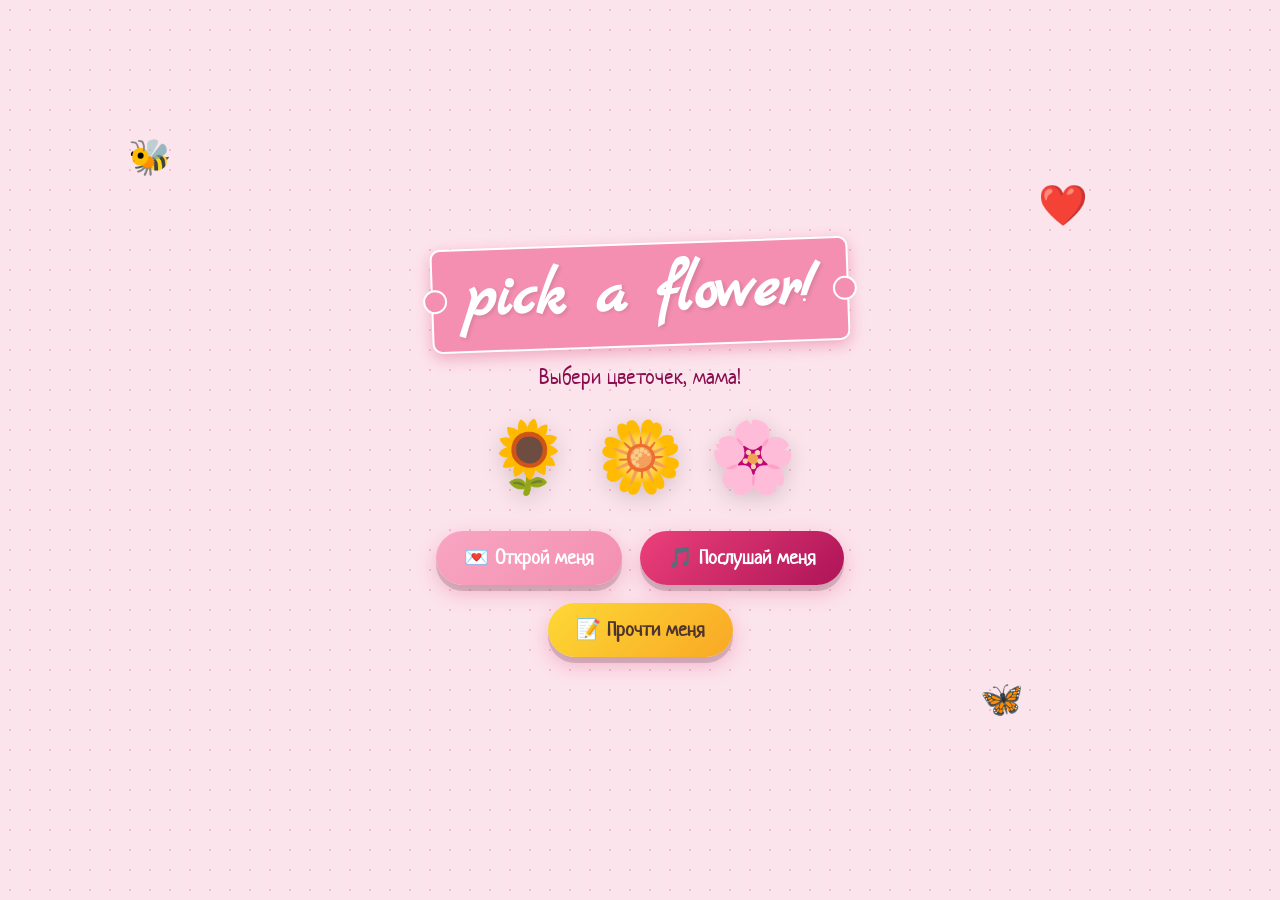
<file: index.html>
<!DOCTYPE html>
<html lang="ru">
<head>
    <meta charset="UTF-8">
    <meta name="viewport" content="width=device-width, initial-scale=1.0">
    <title>Для мамы ❤️</title>
    <link rel="stylesheet" href="style.css">
        <link href="https://fonts.googleapis.com/css2?family=Marck+Script&family=Neucha&family=Montserrat:wght@400;600&display=swap" rel="stylesheet">
</head>
<body>
    <!-- Декор по бокам (листья) -->
    <div class="vines left"></div>
    <div class="vines right"></div>
    
    <!-- Летающие элементы -->
    <span class="bee">🐝</span>
    <span class="heart">❤️</span>
    <span class="butterfly">🦋</span>

    <div class="container">
        <!-- Лента с заголовком -->
        <div class="ribbon">
            <h1 class="title">pick a flower!</h1>
        </div>
        <p class="subtitle">Выбери цветочек, мама!</p>
        
                <div class="flowers-container">
            <!-- Подсолнух -->
            <div class="flower" onclick="showMessage('sunflower')">
                <span>🌻</span>
            </div>
            <!-- Ромашка -->
            <div class="flower" onclick="showMessage('daisy')">
                <span>🌼</span>
            </div>
            <!-- Фиалка (или любой другой цветок) -->
            <div class="flower" onclick="showMessage('violet')">
                <span>🌸</span>
            </div>
        </div>
        
                      <div class="nav-buttons">
            <!-- Теперь это ссылка на новую страницу, а не всплывающее окно -->
            <a href="congrats.html" class="btn-main">💌 Открой меня</a>
            <a href="music.html" class="btn-music">🎵 Послушай меня</a>
            <a href="quotes.html" class="btn-music" style="background-color: #fbc02d; color: #4e342e;">📝 Прочти меня</a>
        </div>

    <!-- Всплывающее окно -->
    <div id="modal" class="modal hidden">
        <div class="modal-content">
            <span class="close-btn" onclick="closeModal()">&times;</span>
            <h2 id="modal-title">Заголовок</h2>
            <p id="modal-text">Текст поздравления...</p>
            <button class="btn-back" onclick="closeModal()">Закрыть</button>
        </div>
    </div>

    <script src="script.js"></script>
</body>
</html>
</file>
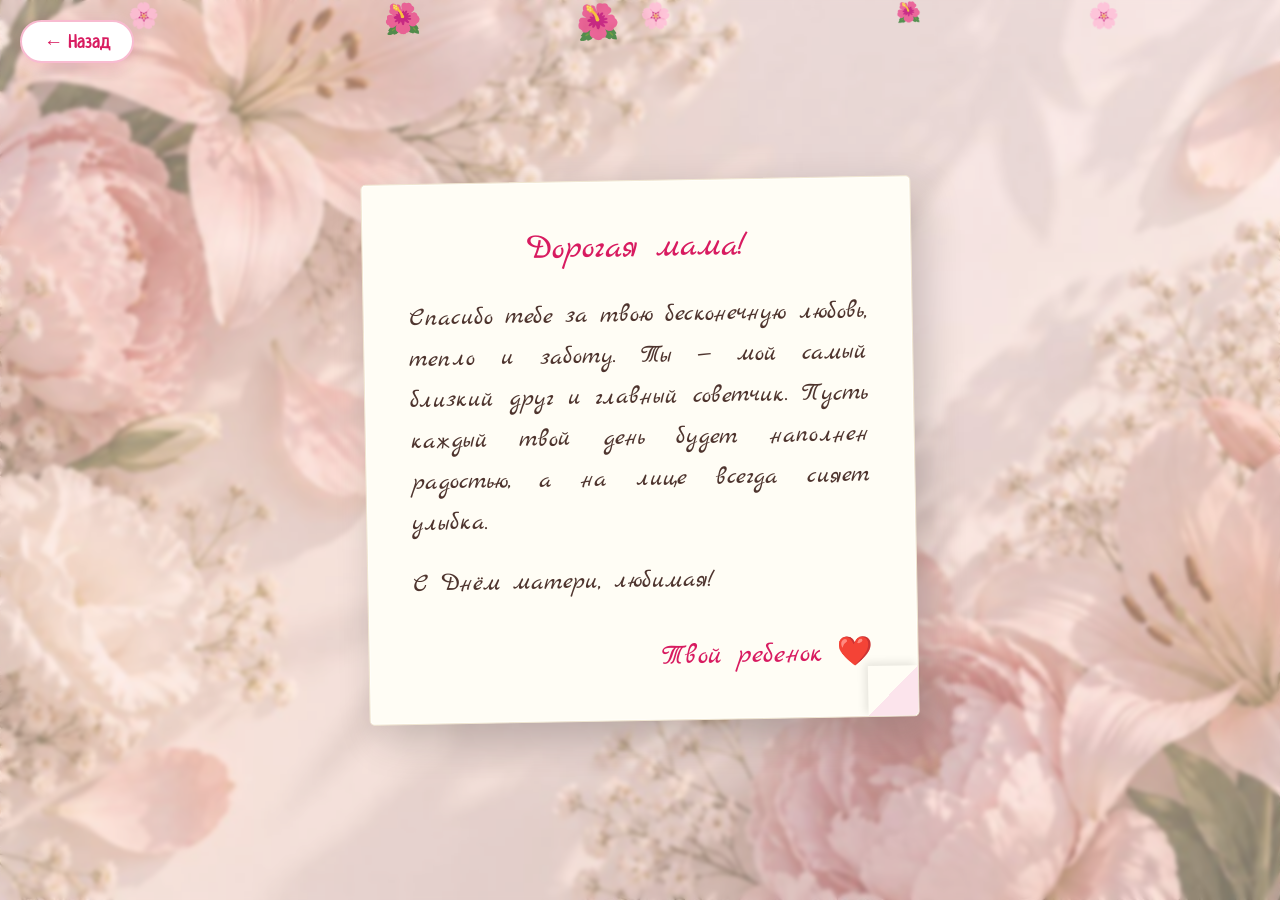
<file: congrats.html>
<!DOCTYPE html>
<html lang="ru">
<head>
    <meta charset="UTF-8">
    <meta name="viewport" content="width=device-width, initial-scale=1.0">
    <title>Поздравление ❤️</title>
    <link rel="stylesheet" href="style.css">
    <link href="https://fonts.googleapis.com/css2?family=Marck+Script&family=Neucha&family=Montserrat:wght@400;600&display=swap" rel="stylesheet">
</head>
<body class="congrats-page">
    
    <!-- Падающие лепестки -->
    <div class="petals">
        <span class="petal p1">🌸</span>
        <span class="petal p2">🌺</span>
        <span class="petal p3">🌸</span>
        <span class="petal p4">🌺</span>
        <span class="petal p5">🌸</span>
        <span class="petal p6">🌺</span>
    </div>

    <a href="index.html" class="back-link">← Назад</a>

    <!-- Письмо -->
    <div class="letter-container">
        <div class="letter-paper">
            <p class="greeting">Дорогая мама!</p>
            <p class="main-text">
                Спасибо тебе за твою бесконечную любовь, тепло и заботу. 
                Ты — мой самый близкий друг и главный советчик. 
                Пусть каждый твой день будет наполнен радостью, а на лице всегда сияет улыбка.
            </p>
            <p class="main-text">
                С Днём матери, любимая!
            </p>
            <p class="signature">Твой ребенок ❤️</p>
        </div>
    </div>
</body>
</html>
</file>
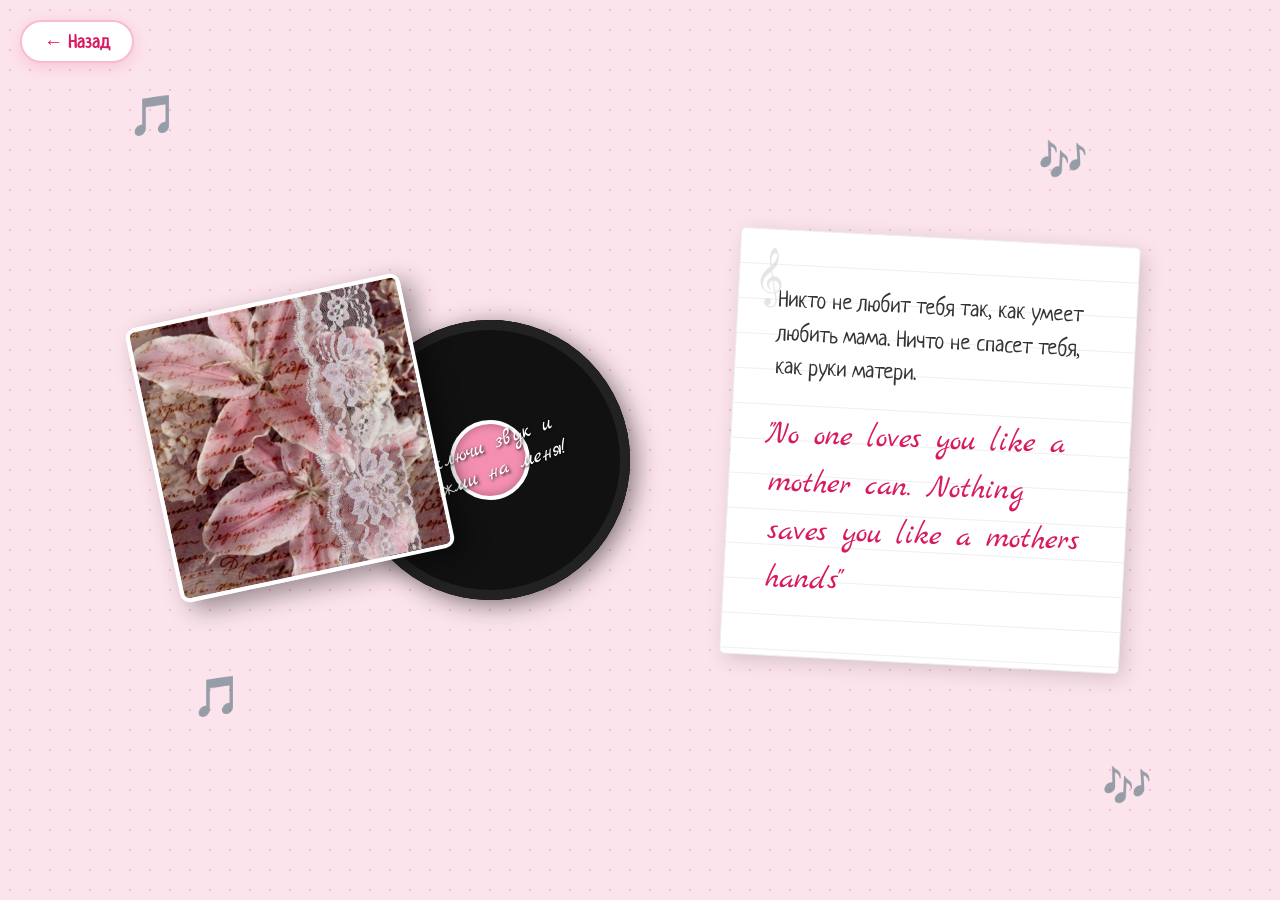
<file: music.html>
<!DOCTYPE html>
<html lang="ru">
<head>
    <meta charset="UTF-8">
    <meta name="viewport" content="width=device-width, initial-scale=1.0">
    <title>Послушай 🎵</title>
    <link rel="stylesheet" href="style.css">
    <link href="https://fonts.googleapis.com/css2?family=Marck+Script&family=Neucha&family=Montserrat:wght@400;600&display=swap" rel="stylesheet">
</head>
<body class="music-page">
    
    <!-- Летающие ноты на фоне -->
    <div class="floating-notes">
        <span class="note n1">🎵</span>
        <span class="note n2">🎶</span>
        <span class="note n3">🎵</span>
        <span class="note n4">🎶</span>
    </div>
        <a href="index.html" class="back-link">← Назад</a>

    <div class="music-layout">
        <!-- Левая часть: Обложка альбома -->
        <div class="album-cover">
            <!-- ЗАМЕНИТЕ ЭТУ ССЫЛКУ НА ФОТО ВАШЕГО АЛЬБОМА ИЛИ ЛЮБУЮ КАРТИНКУ -->
           <img src="pkk.jpg" alt="Обложка альбома">
        </div>

        <!-- Центр: Пластинка -->
        <div class="vinyl-container">
            <div class="vinyl" id="vinyl" onclick="toggleMusic()">
                <div class="vinyl-center"></div>
                <div class="vinyl-text">Включи звук и нажми на меня!</div>
            </div>
        </div>

        <!-- Правая часть: Письмо на нотной бумаге -->
        <div class="letter">
            <p>Никто не любит тебя так, как умеет любить мама. Ничто не спасет тебя, как руки матери.</p>
            <p class="handwritten">"No one loves you like a mother can. Nothing saves you like a mothers hands"</p>
        </div>
    </div>

    <!-- Аудио плеер -->
        <!-- Аудио: начинает играть с 1:00 -->
    <audio id="bg-music" loop>
        <source src="mother.mp3#t=72" type="audio/mpeg">
        Ваш браузер не поддерживает аудио.
    </audio>

    <script src="script.js"></script>
</body>
</html>
</file>
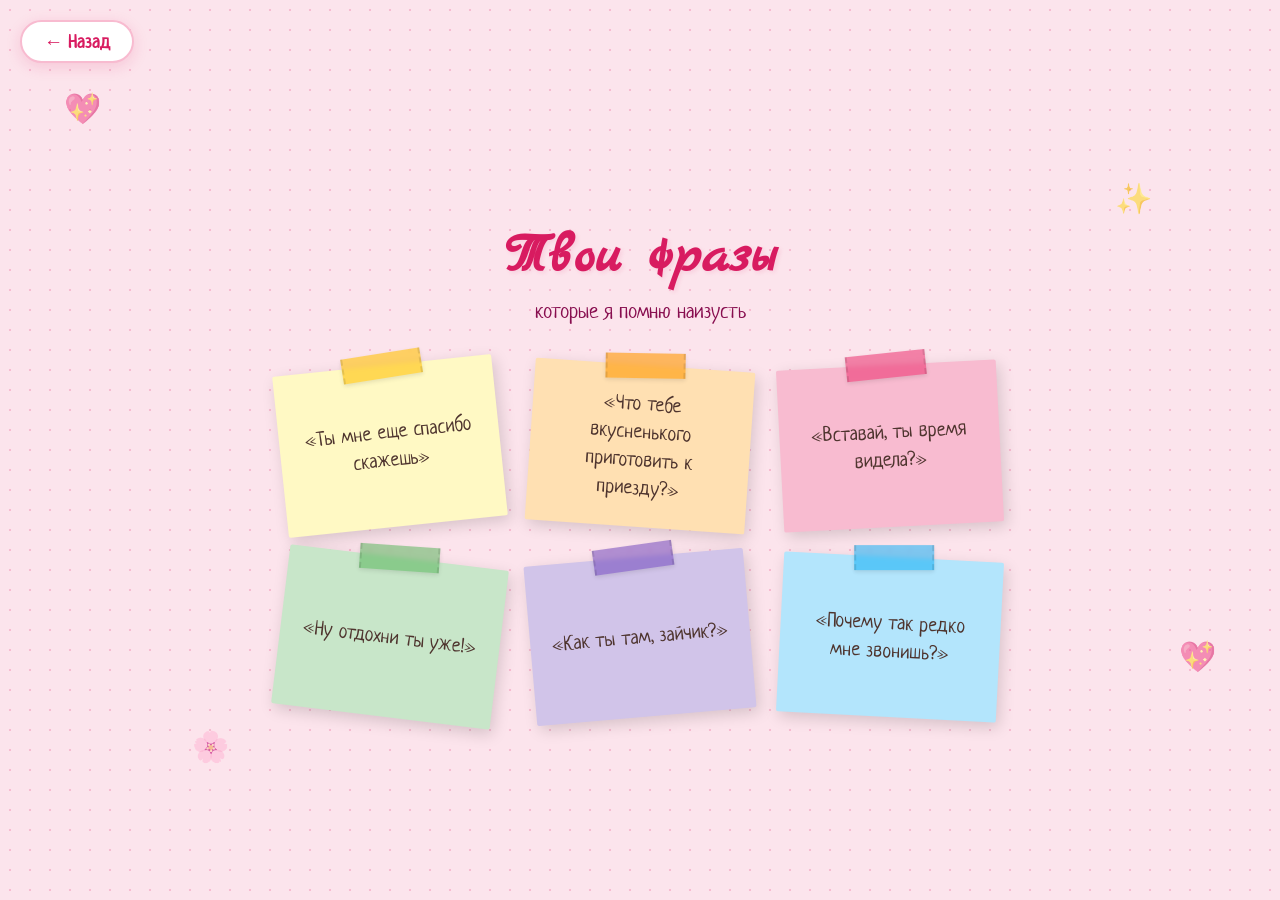
<file: quotes.html>
<!DOCTYPE html>
<html lang="ru">
<head>
    <meta charset="UTF-8">
    <meta name="viewport" content="width=device-width, initial-scale=1.0">
    <title>Мамины цитаты 📝</title>
    <link rel="stylesheet" href="style.css">
    <link href="https://fonts.googleapis.com/css2?family=Marck+Script&family=Neucha&family=Montserrat:wght@400;600&display=swap" rel="stylesheet">
</head>
<body class="quotes-page">
    
    <!-- Летающие элементы на фоне -->
    <div class="floating-elements">
        <span class="float-item f1">💖</span>
        <span class="float-item f2">✨</span>
        <span class="float-item f3">🌸</span>
        <span class="float-item f4">💖</span>
        <span class="float-item f5">✨</span>
    </div>

    <a href="index.html" class="back-link">← Назад</a>

    <!-- Заголовок страницы -->
    <h1 class="quotes-title">Твои фразы</h1>
    <p class="quotes-subtitle">которые я помню наизусть</p>

    <div class="quotes-container">
        <!-- Стикер 1 -->
        <div class="sticky-note q1">
            <div class="tape"></div>
            <p>«Ты мне еще спасибо скажешь»</p>
        </div>
        
        <!-- Стикер 2 -->
        <div class="sticky-note q2">
            <div class="tape"></div>
            <p>«Что тебе вкусненького приготовить к приезду?»</p>
        </div>
        
        <!-- Стикер 3 -->
        <div class="sticky-note q3">
            <div class="tape"></div>
            <p>«Вставай, ты время видела?»</p>
        </div>
        
        <!-- Стикер 4 -->
        <div class="sticky-note q4">
            <div class="tape"></div>
            <p>«Ну отдохни ты уже!»</p>
        </div>

        <!-- Стикер 5 (добавим еще один для полноты) -->
        <div class="sticky-note q5">
            <div class="tape"></div>
            <p>«Как ты там, зайчик?»</p>
        </div>
        
        <!-- Стикер 6 -->
        <div class="sticky-note q6">
            <div class="tape"></div>
            <p>«Почему так редко мне звонишь?»</p>
        </div>
    </div>
</body>
</html>
</file>
<file: style.css>
* {
    margin: 0;
    padding: 0;
    box-sizing: border-box;
}

body {
    background-color: #fce4ec;
    background-image: radial-gradient(#f8bbd0 1px, transparent 1px);
    background-size: 20px 20px;
    font-family: 'Montserrat', sans-serif;
    min-height: 100vh;
    display: flex;
    justify-content: center;
    align-items: center;
    overflow: hidden;
    position: relative;
}

/* Листья по бокам */
.vines {
    position: absolute;
    top: 0;
    width: 60px;
    height: 100%;
    background-image: url('https://img.icons8.com/color/96/leaf.png');
    background-repeat: repeat-y;
    background-size: 50px;
    z-index: 0;
    opacity: 0.6;
}
.vines.left { left: 0; transform: scaleX(-1); }
.vines.right { right: 0; }

/* Летающие элементы */
.bee, .heart, .butterfly {
    position: absolute;
    font-size: 35px;
    z-index: 1;
    animation: float 4s ease-in-out infinite;
}
.bee { top: 15%; left: 10%; animation-delay: 0s; }
.heart { top: 20%; right: 15%; font-size: 40px; animation-delay: 1s; }
.butterfly { bottom: 20%; right: 20%; animation-delay: 2s; }

@keyframes float {
    0%, 100% { transform: translateY(0) rotate(0deg); }
    50% { transform: translateY(-15px) rotate(10deg); }
}

.container {
    text-align: center;
    z-index: 2;
    padding: 20px;
    width: 100%;
    max-width: 500px;
    position: relative;
}

/* Лента */
.ribbon {
    background: #f48fb1;
    padding: 15px 30px;
    border-radius: 10px;
    display: inline-block;
    box-shadow: 0 5px 15px rgba(216, 27, 96, 0.3);
    border: 2px solid #fff;
    transform: rotate(-2deg);
    margin-bottom: 15px;
    position: relative;
}

.ribbon::before, .ribbon::after {
    content: '';
    position: absolute;
    top: 50%;
    width: 20px;
    height: 20px;
    background: #f48fb1;
    border: 2px solid #fff;
    border-radius: 50%;
    transform: translateY(-50%);
}
.ribbon::before { left: -10px; }
.ribbon::after { right: -10px; }

.title {
    font-family: 'Marck Script', cursive; /* Новый каллиграфический шрифт */
    font-size: 4rem; /* Сделаем чуть больше, чтобы завитки были видны */
    color: #fff;
    text-shadow: 2px 2px 4px rgba(0,0,0,0.1);
    line-height: 1.1;
}

.subtitle {
    font-family: 'Neucha', cursive; /* Уютный рукописный шрифт */
    font-size: 1.4rem; /* Немного увеличим, так как рукописные шрифты кажутся меньше */
    color: #880e4f;
    margin-bottom: 30px;
    font-weight: 400;
}

/* Цветы */
.flowers-container {
    display: flex;
    justify-content: center;
    gap: 25px; /* Расстояние между цветами */
    margin-bottom: 40px;
    flex-wrap: wrap;
}

.flower {
    cursor: pointer;
    transition: transform 0.3s ease, filter 0.3s ease;
    animation: sway 3s ease-in-out infinite;
    display: flex;
    justify-content: center;
    align-items: center;
}

.flower span {
    font-size: 70px; /* Размер эмодзи */
    line-height: 1;
    display: block;
    filter: drop-shadow(0 5px 10px rgba(0,0,0,0.15)); /* Легкая тень для объема */
}

.flower:nth-child(2) { animation-delay: 0.5s; }
.flower:nth-child(3) { animation-delay: 1s; }

@keyframes sway {
    0%, 100% { transform: rotate(-5deg); }
    50% { transform: rotate(5deg); }
}

.flower:hover {
    transform: scale(1.2) rotate(0deg);
    filter: drop-shadow(0 0 15px rgba(216, 27, 96, 0.5));
}

.flower img {
    width: 70px;
    height: 70px;
    object-fit: contain;
    display: block;
}

/* --- Кнопки навигации --- */
.nav-buttons {
    display: flex;
    justify-content: center;
    align-items: center;
    gap: 18px;
    flex-wrap: wrap;
    margin-top: 10px;
}

/* Общие стили для всех кнопок */
.btn-main, .btn-music {
    position: relative;
    display: inline-flex;
    align-items: center;
    justify-content: center;
    gap: 8px;
    padding: 14px 28px;
    border-radius: 30px;
    font-family: 'Neucha', cursive;
    font-size: 1.25rem;
    font-weight: 600;
    text-decoration: none;
    color: #fff;
    cursor: pointer;
    border: none;
    box-shadow: 
        0 6px 0 rgba(0,0,0,0.15),
        0 8px 20px rgba(216, 27, 96, 0.25);
    transition: all 0.2s ease;
    overflow: hidden;
    outline: none; /* Убираем стандартную обводку фокуса */
}

/* Убираем синюю подсветку при фокусе/клике */
.btn-main:focus,
.btn-music:focus,
.btn-main:active,
.btn-music:active {
    outline: none;
    box-shadow: 
        0 6px 0 rgba(0,0,0,0.15),
        0 8px 20px rgba(216, 27, 96, 0.25);
}

/* Блик, пробегающий по кнопке */
.btn-main::before, .btn-music::before {
    content: '';
    position: absolute;
    top: 0;
    left: -100%;
    width: 100%;
    height: 100%;
    background: linear-gradient(
        90deg, 
        transparent, 
        rgba(255,255,255,0.5), 
        transparent
    );
    transition: left 0.5s ease;
}

.btn-main:hover::before, .btn-music:hover::before {
    left: 100%;
}

/* Эффект нажатия: кнопка прижимается */
.btn-main:hover, .btn-music:hover {
    transform: translateY(-2px);
    box-shadow: 
        0 8px 0 rgba(0,0,0,0.15),
        0 12px 25px rgba(216, 27, 96, 0.35);
}

.btn-main:active, .btn-music:active {
    transform: translateY(4px);
    box-shadow: 
        0 2px 0 rgba(0,0,0,0.15),
        0 4px 10px rgba(216, 27, 96, 0.3);
}

/* Кнопка "Поздравление" — розовый градиент */
.btn-main {
    background: linear-gradient(135deg, #f8a5c2, #f48fb1);
}

.btn-main:hover {
    background: linear-gradient(135deg, #f48fb1, #ec407a);
}

/* Кнопка "Наша песня" — насыщенный малиновый градиент */
.btn-music {
    background: linear-gradient(135deg, #ec407a, #ad1457);
}

.btn-music:hover {
    background: linear-gradient(135deg, #d81b60, #880e4f);
}

/* Кнопка "Цитаты" — золотистый градиент */
.btn-music[style*="fbc02d"] {
    background: linear-gradient(135deg, #fdd835, #f9a825) !important;
    color: #4e342e !important;
}

.btn-music[style*="fbc02d"]:hover {
    background: linear-gradient(135deg, #fbc02d, #f57f17) !important;
}
/* Модальное окно */
.modal {
    position: fixed;
    top: 0;
    left: 0;
    width: 100%;
    height: 100%;
    background-color: rgba(0, 0, 0, 0.4);
    display: flex;
    justify-content: center;
    align-items: center;
    z-index: 100;
    opacity: 1;
    transition: opacity 0.3s ease;
}

.modal.hidden {
    opacity: 0;
    pointer-events: none;
}

.modal-content {
    background: #fff9c4;
    padding: 30px;
    border-radius: 15px;
    max-width: 350px;
    width: 90%;
    text-align: center;
    position: relative;
    box-shadow: 5px 5px 20px rgba(0,0,0,0.2);
    transform: rotate(-2deg);
    border: 2px dashed #fbc02d;
}

.modal-content h2 {
    font-family: 'Marck Script', cursive;
    font-size: 2.8rem;
    color: #d81b60;
    margin-bottom: 15px;
    line-height: 1.1;
}

.modal-content p {
    font-family: 'Neucha', cursive; /* Текст поздравления будет как рукописный */
    font-size: 1.3rem;
    color: #4e342e;
    line-height: 1.4;
    margin-bottom: 20px;
}

.close-btn {
    position: absolute;
    top: 10px;
    right: 15px;
    font-size: 25px;
    cursor: pointer;
    color: #d81b60;
}

.btn-back {
    background-color: #d81b60;
    color: white;
    border: none;
    padding: 8px 20px;
    border-radius: 20px;
    cursor: pointer;
    font-size: 0.9rem;
}

/* Адаптивность для телефонов */
@media (max-width: 480px) {
    .title { font-size: 2.8rem; }
    .flower img { width: 60px; height: 60px; }
    .flowers-container { gap: 10px; }
    .vines { width: 40px; background-size: 40px; }
    .ribbon { padding: 10px 20px; }
}
/* --- Стили для страницы музыки --- */
body.music-page {
    background-color: #fce4ec;
    background-image: radial-gradient(#f8bbd0 1px, transparent 1px);
    background-size: 20px 20px;
    min-height: 100vh;
    display: flex;
    justify-content: center;
    align-items: center;
    padding: 20px;
    position: relative;
    overflow-x: hidden;
}

/* Летающие ноты */
.floating-notes {
    position: absolute;
    top: 0; left: 0; width: 100%; height: 100%;
    pointer-events: none;
    z-index: 0;
}
.note {
    position: absolute;
    font-size: 40px;
    opacity: 0.6;
    animation: floatNote 6s ease-in-out infinite;
}
.n1 { top: 10%; left: 10%; animation-delay: 0s; }
.n2 { top: 15%; right: 15%; animation-delay: 2s; }
.n3 { bottom: 20%; left: 15%; animation-delay: 4s; }
.n4 { bottom: 10%; right: 10%; animation-delay: 1s; }

@keyframes floatNote {
    0%, 100% { transform: translateY(0) rotate(0deg); }
    50% { transform: translateY(-20px) rotate(15deg); }
}

/* --- Единая кнопка "Назад" для всех страниц --- */
.back-link {
    position: fixed; /* Фиксируем, чтобы кнопка всегда была на виду при прокрутке */
    top: 20px;
    left: 20px;
    background: #ffffff;
    color: #d81b60;
    text-decoration: none;
    padding: 10px 22px;
    border-radius: 30px;
    font-family: 'Neucha', cursive;
    font-size: 1.2rem;
    font-weight: 600;
    box-shadow: 0 4px 15px rgba(216, 27, 96, 0.15);
    border: 2px solid #f8bbd0;
    z-index: 1000;
    transition: all 0.3s ease;
    display: flex;
    align-items: center;
    gap: 6px;
    line-height: 1;
}

.back-link:hover {
    background: #d81b60;
    color: #ffffff;
    transform: translateY(-3px) scale(1.05);
    box-shadow: 0 8px 20px rgba(216, 27, 96, 0.3);
    border-color: #d81b60;
}

/* Адаптив для телефонов */
@media (max-width: 480px) {
    .back-link {
        top: 15px;
        left: 15px;
        padding: 8px 16px;
        font-size: 1rem;
    }
}
/* Основной макет */
.music-layout {
    display: flex;
    align-items: center;
    justify-content: center;
    gap: 40px;
    max-width: 1100px;
    width: 100%;
    position: relative;
    z-index: 1;
    flex-wrap: wrap;
}

/* Обложка альбома — НОВЫЙ БЛОК */
.album-cover {
    position: relative;
    z-index: 10; /* Обложка поверх пластинки */
    margin-right: -120px; /* Сдвигает пластинку под обложку */
    margin-bottom: 20px;
}

/* Обложка альбома — обновлённые стили */
.album-cover img {
    width: 280px; /* Теперь размер как у пластинки */
    height: auto;
    border-radius: 10px;
    box-shadow: 10px 10px 25px rgba(0,0,0,0.4);
    transform: rotate(-12deg); /* Больший наклон */
    border: 4px solid #fff;
    transition: transform 0.3s;
}
.album-cover img:hover { transform: rotate(-5deg) scale(1.05); }

/* Пластинка */
.vinyl-container {
    position: relative;
    display: flex;
    justify-content: center;
    align-items: center;
    z-index: 5; /* Пластинка ПОД обложкой */
    margin-bottom: -20px;
}

.vinyl {
    width: 280px;
    height: 280px;
    background: #111;
    border-radius: 50%;
    position: relative;
    display: flex;
    justify-content: center;
    align-items: center;
    box-shadow: 5px 5px 25px rgba(0,0,0,0.5), inset 0 0 0 10px #222, inset 0 0 0 15px #111;
    cursor: pointer;
    transition: transform 0.3s;
}
.vinyl:hover { transform: scale(1.02); }

/* Анимация вращения */
.vinyl.playing {
    animation: spin 3s linear infinite;
}
@keyframes spin {
    100% { transform: rotate(360deg); }
}

.vinyl-center {
    width: 80px;
    height: 80px;
    background: #f48fb1;
    border-radius: 50%;
    border: 4px solid #fff;
    z-index: 2;
    box-shadow: inset 0 0 10px rgba(0,0,0,0.3);
}

/* Текст на пластинке */
.vinyl-text {
    position: absolute;
    top: 50%;
    left: 50%;
    transform: translate(-50%, -50%) rotate(-20deg);
    width: 100%;
    text-align: center;
    font-family: 'Marck Script', cursive;
    font-size: 1.4rem;
    color: #fff;
    z-index: 3;
    pointer-events: none;
    text-shadow: 1px 1px 3px rgba(0,0,0,0.8);
    padding: 0 40px;
    line-height: 1.2;
}

/* Письмо на нотной бумаге */
.letter {
    background: #fff;
    padding: 40px; /* Больше внутренних отступов */
    width: 400px; /* Было 300px */
    min-height: 320px;
    border-radius: 5px;
    box-shadow: 5px 5px 20px rgba(0,0,0,0.15);
    transform: rotate(3deg);
    background-image: repeating-linear-gradient(
        transparent,
        transparent 34px,
        #e0e0e0 35px
    );
    background-size: 100% 35px; /* Линии стали чуть шире, под стать тексту */
    border: 1px solid #eee;
    position: relative;
    margin-left: 60px;
}

.letter::before {
    content: '𝄞';
    position: absolute;
    top: 15px;
    left: 15px;
    font-size: 50px; /* Ключ тоже больше */
    color: #ccc;
    opacity: 0.5;
}

.letter p {
    font-family: 'Neucha', cursive;
    font-size: 1.4rem; /* Было 1.2rem — текст крупнее */
    color: #333;
    line-height: 1.5;
    margin-bottom: 15px;
    margin-top: 12px;
    position: relative;
    z-index: 1;
}

.letter .handwritten {
    font-family: 'Marck Script', cursive;
    font-size: 2rem; /* Было 1.6rem — рукописная часть крупнее */
    color: #d81b60;
    margin-top: 25px;
    transform: rotate(-1deg);
}

@media (max-width: 768px) {
    .music-layout {
        flex-direction: column;
        gap: 30px;
    }
    .album-cover {
        margin-right: 0;
        margin-bottom: 0;
    }
    .album-cover img {
        width: 220px;
        transform: rotate(-5deg);
    }
    .letter {
        margin-left: 0;
        width: 100%; /* Растягиваем на всю ширину контейнера */
        max-width: 340px; /* Но не больше 340px */
        padding: 25px;
        min-height: auto;
        background-size: 100% 30px;
        background-image: repeating-linear-gradient(
            transparent,
            transparent 29px,
            #e0e0e0 30px
        );
    }
    .letter p {
        font-size: 1.15rem;
        margin-top: 10px;
    }
    .letter .handwritten {
        font-size: 1.5rem;
    }
    .letter::before {
        font-size: 36px;
    }
    .vinyl { width: 220px; height: 220px; }
    .vinyl-text { font-size: 1.1rem; padding: 0 30px; }
}
/* --- Стили для страницы цитат --- */
body.quotes-page {
    background-color: #fce4ec;
    background-image: radial-gradient(#f8bbd0 1px, transparent 1px);
    background-size: 20px 20px;
    min-height: 100vh;
    display: flex;
    flex-direction: column;
    justify-content: center;
    align-items: center;
    padding: 80px 20px 40px;
    position: relative;
    overflow-x: hidden;
}

/* Летающие элементы */
.floating-elements {
    position: absolute;
    top: 0; left: 0; width: 100%; height: 100%;
    pointer-events: none;
    z-index: 0;
}
.float-item {
    position: absolute;
    font-size: 30px;
    opacity: 0.6;
    animation: floatUp 8s ease-in-out infinite;
}
.f1 { top: 10%; left: 5%; animation-delay: 0s; }
.f2 { top: 20%; right: 10%; animation-delay: 2s; }
.f3 { bottom: 15%; left: 15%; animation-delay: 4s; }
.f4 { bottom: 25%; right: 5%; animation-delay: 6s; }
.f5 { top: 50%; left: 50%; animation-delay: 1s; }

@keyframes floatUp {
    0%, 100% { transform: translateY(0) rotate(0deg) scale(1); }
    50% { transform: translateY(-25px) rotate(15deg) scale(1.2); }
}

/* Заголовок */
.quotes-title {
    font-family: 'Marck Script', cursive;
    font-size: 3.5rem;
    color: #d81b60;
    margin-bottom: 5px;
    text-align: center;
    z-index: 2;
    text-shadow: 2px 2px 4px rgba(216, 27, 96, 0.1);
}

.quotes-subtitle {
    font-family: 'Neucha', cursive;
    font-size: 1.3rem;
    color: #880e4f;
    margin-bottom: 40px;
    text-align: center;
    z-index: 2;
}

/* Контейнер для стикеров */
.quotes-container {
    display: flex;
    flex-wrap: wrap;
    justify-content: center;
    gap: 30px;
    max-width: 900px;
    position: relative;
    z-index: 2;
}

/* Общие стили для стикеров */
.sticky-note {
    position: relative;
    padding: 25px 20px;
    border-radius: 2px;
    box-shadow: 3px 5px 15px rgba(0,0,0,0.15);
    font-family: 'Neucha', cursive;
    font-size: 1.25rem;
    color: #4e342e;
    line-height: 1.4;
    width: 220px;
    min-height: 160px;
    display: flex;
    align-items: center;
    justify-content: center;
    text-align: center;
    transition: all 0.4s cubic-bezier(0.175, 0.885, 0.32, 1.275);
    cursor: default;
}

/* При наведении стикер приподнимается и выравнивается */
.sticky-note:hover {
    transform: scale(1.1) rotate(0deg) translateY(-10px) !important;
    box-shadow: 8px 15px 30px rgba(0,0,0,0.2);
    z-index: 10;
}

/* Скотч (Washi Tape) */
.tape {
    position: absolute;
    top: -12px;
    left: 50%;
    transform: translateX(-50%) rotate(-3deg);
    width: 80px;
    height: 25px;
    background: rgba(255, 255, 255, 0.7);
    border-left: 2px dashed rgba(0,0,0,0.1);
    border-right: 2px dashed rgba(0,0,0,0.1);
    box-shadow: 0 2px 4px rgba(0,0,0,0.1);
    z-index: 3;
    backdrop-filter: blur(2px);
}

/* Индивидуальные стили и повороты для каждого стикера */
.q1 { transform: rotate(-6deg); background: #fff9c4; }
.q1 .tape { background: rgba(255, 193, 7, 0.6); }

.q2 { transform: rotate(4deg); background: #ffe0b2; }
.q2 .tape { background: rgba(255, 152, 0, 0.6); }

.q3 { transform: rotate(-3deg); background: #f8bbd0; }
.q3 .tape { background: rgba(233, 30, 99, 0.5); }

.q4 { transform: rotate(7deg); background: #c8e6c9; }
.q4 .tape { background: rgba(76, 175, 80, 0.5); }

.q5 { transform: rotate(-5deg); background: #d1c4e9; }
.q5 .tape { background: rgba(103, 58, 183, 0.5); }

.q6 { transform: rotate(3deg); background: #b3e5fc; }
.q6 .tape { background: rgba(3, 169, 244, 0.5); }

/* Адаптивность для телефонов */
@media (max-width: 768px) {
    .quotes-title { font-size: 2.8rem; }
    .quotes-subtitle { font-size: 1.1rem; }
    .quotes-container { gap: 20px; }
    .sticky-note { width: 160px; min-height: 140px; padding: 20px 15px; font-size: 1.1rem; }
    .tape { width: 60px; height: 20px; top: -10px; }
    .float-item { font-size: 20px; }
}
/* --- Стили для страницы поздравления --- */
body.congrats-page {
    min-height: 100vh;
    display: flex;
    justify-content: center;
    align-items: center;
    padding: 40px 20px;
    position: relative;
    overflow: hidden;
    
    /* ФОН С ЦВЕТАМИ */
    /* Замените ссылку ниже на свою картинку, если хотите */
    background-image: url('pic.jpg');
    background-size: cover;
    background-position: center;
    background-attachment: scroll; /* scroll лучше для мобильных */
}

/* Затемняющий слой поверх фона, чтобы текст читался */
body.congrats-page::before {
    content: '';
    position: absolute;
    top: 0; left: 0; width: 100%; height: 100%;
    background: rgba(255, 240, 245, 0.4); /* Легкий розоватый оттенок */
    backdrop-filter: blur(2px); /* Легкое размытие фона */
    z-index: 0;
}

/* Контейнер для письма */
.letter-container {
    position: relative;
    z-index: 2;
    display: flex;
    justify-content: center;
    width: 100%;
    max-width: 550px;
    animation: floatIn 1s ease-out forwards;
}

@keyframes floatIn {
    0% { opacity: 0; transform: translateY(30px); }
    100% { opacity: 1; transform: translateY(0); }
}

/* Письмо */
.letter-paper {
    background: #fffdf5;
    padding: 45px;
    width: 100%;
    border-radius: 5px;
    box-shadow: 10px 15px 40px rgba(0,0,0,0.2), 0 0 0 1px rgba(255,255,255,0.5) inset;
    transform: rotate(-1deg);
    position: relative;
    border: 1px solid #f0e6d2;
}

/* Эффект загнутого уголка */
.letter-paper::after {
    content: '';
    position: absolute;
    bottom: 0;
    right: 0;
    width: 50px;
    height: 50px;
    background: linear-gradient(135deg, transparent 50%, #fce4ec 50%);
    box-shadow: -3px -3px 8px rgba(0,0,0,0.1);
    border-radius: 0 0 5px 0;
}

/* Текст письма */
.letter-paper .greeting {
    font-family: 'Marck Script', cursive;
    font-size: 2.2rem;
    color: #d81b60;
    margin-bottom: 25px;
    text-align: center;
}

.letter-paper .main-text {
    font-family: 'Marck Script', cursive;
    font-size: 1.6rem;
    color: #4e342e;
    line-height: 1.6;
    margin-bottom: 20px;
    text-align: justify;
}

.letter-paper .signature {
    font-family: 'Marck Script', cursive;
    font-size: 1.8rem;
    color: #d81b60;
    text-align: right;
    margin-top: 35px;
}

/* --- Падающие лепестки --- */
.petals {
    position: absolute;
    top: 0; left: 0; width: 100%; height: 100%;
    pointer-events: none;
    z-index: 1;
    overflow: hidden;
}

.petal {
    position: absolute;
    font-size: 25px;
    opacity: 0.8;
    animation: fall linear infinite;
}

/* Настройки для каждого лепестка */
.p1 { left: 10%; animation-duration: 8s; animation-delay: 0s; }
.p2 { left: 30%; animation-duration: 10s; animation-delay: 2s; font-size: 30px; }
.p3 { left: 50%; animation-duration: 7s; animation-delay: 4s; }
.p4 { left: 70%; animation-duration: 12s; animation-delay: 1s; font-size: 20px; }
.p5 { left: 85%; animation-duration: 9s; animation-delay: 3s; }
.p6 { left: 45%; animation-duration: 11s; animation-delay: 5s; font-size: 35px; }

@keyframes fall {
    0% { transform: translateY(-10vh) rotate(0deg); opacity: 0; }
    10% { opacity: 0.8; }
    90% { opacity: 0.8; }
    100% { transform: translateY(110vh) rotate(360deg); opacity: 0; }
}

/* Адаптивность для телефонов */
@media (max-width: 768px) {
    .letter-paper {
        padding: 30px 25px;
        transform: rotate(0deg); /* На телефоне выравниваем письмо */
    }
    .letter-paper .greeting { font-size: 1.9rem; }
    .letter-paper .main-text { font-size: 1.4rem; }
    .letter-paper .signature { font-size: 1.6rem; }
    .petal { font-size: 18px; }
}
</file>
